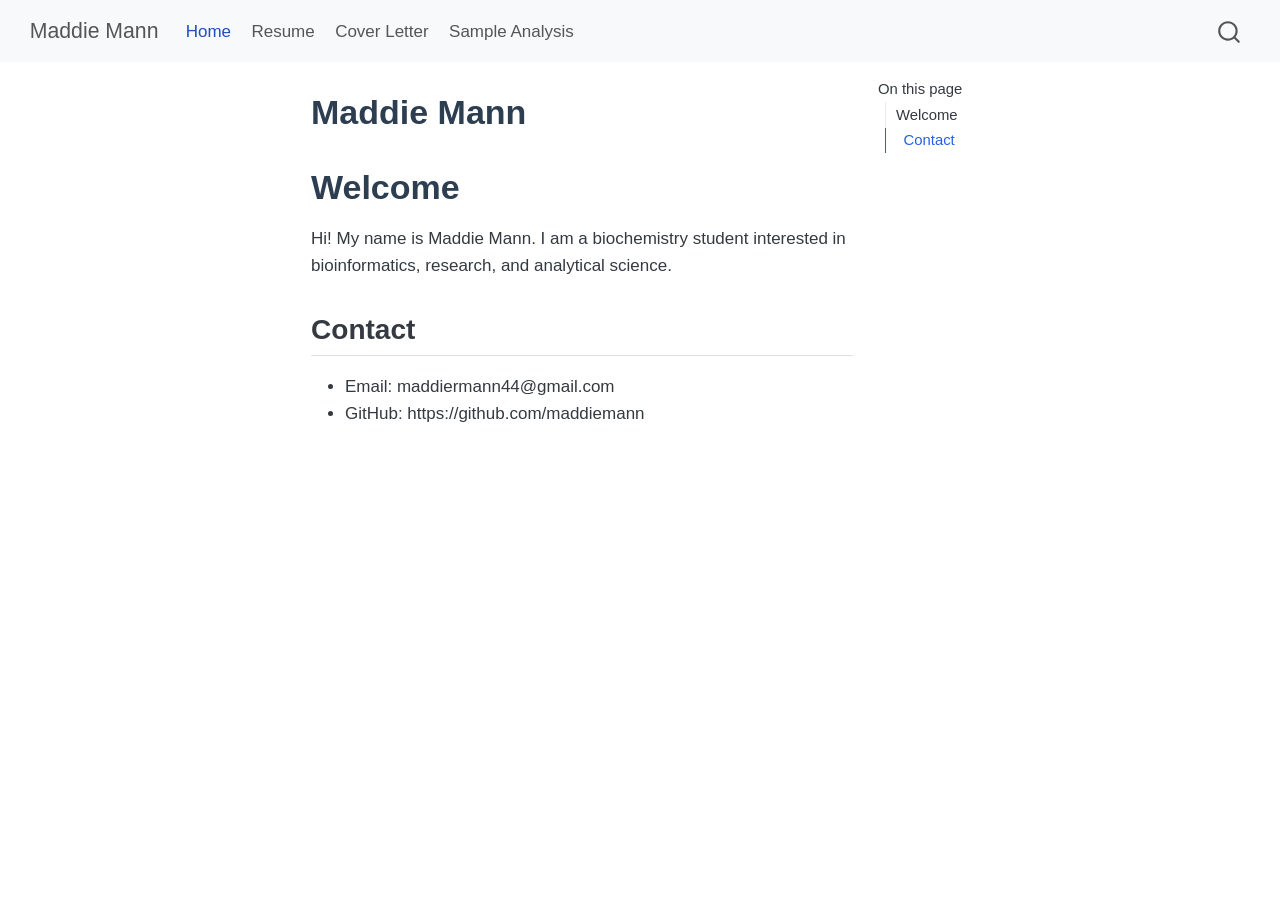
<file: index.html>
<!DOCTYPE html>
<html xmlns="http://www.w3.org/1999/xhtml" lang="en" xml:lang="en"><head>

<meta charset="utf-8">
<meta name="generator" content="quarto-1.9.37">

<meta name="viewport" content="width=device-width, initial-scale=1.0, user-scalable=yes">


<title>Maddie Mann</title>
<style>
/* Default styles provided by pandoc.
** See https://pandoc.org/MANUAL.html#variables-for-html for config info.
*/
code{white-space: pre-wrap;}
span.smallcaps{font-variant: small-caps;}
div.columns{display: flex; gap: min(4vw, 1.5em);}
div.column{flex: auto; overflow-x: auto;}
div.hanging-indent{margin-left: 1.5em; text-indent: -1.5em;}
ul.task-list{list-style: none;}
ul.task-list li input[type="checkbox"] {
  width: 0.8em;
  margin: 0 0.8em 0.2em -1em; /* quarto-specific, see https://github.com/quarto-dev/quarto-cli/issues/4556 */ 
  vertical-align: middle;
}
</style>


<script src="site_libs/quarto-nav/quarto-nav.js"></script>
<script src="site_libs/quarto-nav/headroom.min.js"></script>
<script src="site_libs/clipboard/clipboard.min.js"></script>
<script src="site_libs/quarto-search/autocomplete.umd.js"></script>
<script src="site_libs/quarto-search/fuse.min.js"></script>
<script src="site_libs/quarto-search/quarto-search.js"></script>
<meta name="quarto:offset" content="./">
<script src="site_libs/quarto-html/quarto.js" type="module"></script>
<script src="site_libs/quarto-html/tabsets/tabsets.js" type="module"></script>
<script src="site_libs/quarto-html/popper.min.js"></script>
<script src="site_libs/quarto-html/tippy.umd.min.js"></script>
<script src="site_libs/quarto-html/anchor.min.js"></script>
<link href="site_libs/quarto-html/tippy.css" rel="stylesheet">
<link href="site_libs/quarto-html/quarto-syntax-highlighting-7f8f88aac4f3542376d5c11b86a4c14d.css" rel="stylesheet" id="quarto-text-highlighting-styles">
<script src="site_libs/bootstrap/bootstrap.min.js"></script>
<link href="site_libs/bootstrap/bootstrap-icons.css" rel="stylesheet">
<link href="site_libs/bootstrap/bootstrap-158031087360bce0ff56dc785ce39e06.min.css" rel="stylesheet" append-hash="true" id="quarto-bootstrap" data-mode="light">
<script id="quarto-search-options" type="application/json">{
  "location": "navbar",
  "copy-button": false,
  "collapse-after": 3,
  "panel-placement": "end",
  "type": "overlay",
  "limit": 50,
  "keyboard-shortcut": [
    "f",
    "/",
    "s"
  ],
  "show-item-context": false,
  "language": {
    "search-no-results-text": "No results",
    "search-matching-documents-text": "matching documents",
    "search-copy-link-title": "Copy link to search",
    "search-hide-matches-text": "Hide additional matches",
    "search-more-match-text": "more match in this document",
    "search-more-matches-text": "more matches in this document",
    "search-clear-button-title": "Clear",
    "search-text-placeholder": "",
    "search-detached-cancel-button-title": "Cancel",
    "search-submit-button-title": "Submit",
    "search-label": "Search"
  }
}</script>


<link rel="stylesheet" href="styles.css">
</head>

<body class="nav-fixed quarto-light">

<div id="quarto-search-results"></div>
  <header id="quarto-header" class="headroom fixed-top">
    <nav class="navbar navbar-expand-lg " data-bs-theme="dark">
      <div class="navbar-container container-fluid">
      <div class="navbar-brand-container mx-auto">
    <a class="navbar-brand" href="./index.html">
    <span class="navbar-title">Maddie Mann</span>
    </a>
  </div>
            <div id="quarto-search" class="" title="Search"></div>
          <button class="navbar-toggler" type="button" data-bs-toggle="collapse" data-bs-target="#navbarCollapse" aria-controls="navbarCollapse" role="menu" aria-expanded="false" aria-label="Toggle navigation" onclick="if (window.quartoToggleHeadroom) { window.quartoToggleHeadroom(); }">
  <span class="navbar-toggler-icon"></span>
</button>
          <div class="collapse navbar-collapse" id="navbarCollapse">
            <ul class="navbar-nav navbar-nav-scroll me-auto">
  <li class="nav-item">
    <a class="nav-link active" href="./index.html" aria-current="page"> 
<span class="menu-text">Home</span></a>
  </li>  
  <li class="nav-item">
    <a class="nav-link" href="./resume.html"> 
<span class="menu-text">Resume</span></a>
  </li>  
  <li class="nav-item">
    <a class="nav-link" href="./cover-letter.html"> 
<span class="menu-text">Cover Letter</span></a>
  </li>  
  <li class="nav-item">
    <a class="nav-link" href="./analysis2.html"> 
<span class="menu-text">Sample Analysis</span></a>
  </li>  
</ul>
          </div> <!-- /navcollapse -->
            <div class="quarto-navbar-tools">
</div>
      </div> <!-- /container-fluid -->
    </nav>
</header>
<!-- content -->
<div id="quarto-content" class="quarto-container page-columns page-rows-contents page-layout-article page-navbar">
<!-- sidebar -->
<!-- margin-sidebar -->
    <div id="quarto-margin-sidebar" class="sidebar margin-sidebar">
        <nav id="TOC" role="doc-toc" class="toc-active">
    <h2 id="toc-title">On this page</h2>
   
  <ul>
  <li><a href="#welcome" id="toc-welcome" class="nav-link active" data-scroll-target="#welcome">Welcome</a>
  <ul class="collapse">
  <li><a href="#contact" id="toc-contact" class="nav-link" data-scroll-target="#contact">Contact</a></li>
  </ul></li>
  </ul>
</nav>
    </div>
<!-- main -->
<main class="content" id="quarto-document-content">

<header id="title-block-header" class="quarto-title-block default">
<div class="quarto-title">
<h1 class="title">Maddie Mann</h1>
</div>



<div class="quarto-title-meta">

    
  
    
  </div>
  


</header>


<section id="welcome" class="level1">
<h1>Welcome</h1>
<p>Hi! My name is Maddie Mann. I am a biochemistry student interested in bioinformatics, research, and analytical science.</p>
<section id="contact" class="level2">
<h2 class="anchored" data-anchor-id="contact">Contact</h2>
<ul>
<li>Email: maddiermann44@gmail.com</li>
<li>GitHub: https://github.com/maddiemann</li>
</ul>


</section>
</section>

</main> <!-- /main -->
<script id="quarto-html-after-body" type="application/javascript">
  window.document.addEventListener("DOMContentLoaded", function (event) {
    const icon = "";
    const anchorJS = new window.AnchorJS();
    anchorJS.options = {
      placement: 'right',
      icon: icon
    };
    anchorJS.add('.anchored');
    const isCodeAnnotation = (el) => {
      for (const clz of el.classList) {
        if (clz.startsWith('code-annotation-')) {                     
          return true;
        }
      }
      return false;
    }
    const onCopySuccess = function(e) {
      // button target
      const button = e.trigger;
      // don't keep focus
      button.blur();
      // flash "checked"
      button.classList.add('code-copy-button-checked');
      var currentTitle = button.getAttribute("title");
      button.setAttribute("title", "Copied!");
      let tooltip;
      if (window.bootstrap) {
        button.setAttribute("data-bs-toggle", "tooltip");
        button.setAttribute("data-bs-placement", "left");
        button.setAttribute("data-bs-title", "Copied!");
        tooltip = new bootstrap.Tooltip(button, 
          { trigger: "manual", 
            customClass: "code-copy-button-tooltip",
            offset: [0, -8]});
        tooltip.show();    
      }
      setTimeout(function() {
        if (tooltip) {
          tooltip.hide();
          button.removeAttribute("data-bs-title");
          button.removeAttribute("data-bs-toggle");
          button.removeAttribute("data-bs-placement");
        }
        button.setAttribute("title", currentTitle);
        button.classList.remove('code-copy-button-checked');
      }, 1000);
      // clear code selection
      e.clearSelection();
    }
    const getTextToCopy = function(trigger) {
      const outerScaffold = trigger.parentElement.cloneNode(true);
      const codeEl = outerScaffold.querySelector('code');
      for (const childEl of codeEl.children) {
        if (isCodeAnnotation(childEl)) {
          childEl.remove();
        }
      }
      return codeEl.innerText;
    }
    const clipboard = new window.ClipboardJS('.code-copy-button:not([data-in-quarto-modal])', {
      text: getTextToCopy
    });
    clipboard.on('success', onCopySuccess);
    if (window.document.getElementById('quarto-embedded-source-code-modal')) {
      const clipboardModal = new window.ClipboardJS('.code-copy-button[data-in-quarto-modal]', {
        text: getTextToCopy,
        container: window.document.getElementById('quarto-embedded-source-code-modal')
      });
      clipboardModal.on('success', onCopySuccess);
    }
      var localhostRegex = new RegExp(/^(?:http|https):\/\/localhost\:?[0-9]*\//);
      var mailtoRegex = new RegExp(/^mailto:/);
        var filterRegex = new RegExp("https:\/\/maddiemann\.github\.io\/maddie-website\/");
      var isInternal = (href) => {
          return filterRegex.test(href) || localhostRegex.test(href) || mailtoRegex.test(href);
      }
      // Inspect non-navigation links and adorn them if external
     var links = window.document.querySelectorAll('a[href]:not(.nav-link):not(.navbar-brand):not(.toc-action):not(.sidebar-link):not(.sidebar-item-toggle):not(.pagination-link):not(.no-external):not([aria-hidden]):not(.dropdown-item):not(.quarto-navigation-tool):not(.about-link)');
      for (var i=0; i<links.length; i++) {
        const link = links[i];
        if (!isInternal(link.href)) {
          // undo the damage that might have been done by quarto-nav.js in the case of
          // links that we want to consider external
          if (link.dataset.originalHref !== undefined) {
            link.href = link.dataset.originalHref;
          }
        }
      }
    function tippyHover(el, contentFn, onTriggerFn, onUntriggerFn) {
      const config = {
        allowHTML: true,
        maxWidth: 500,
        delay: 100,
        arrow: false,
        appendTo: function(el) {
            return el.parentElement;
        },
        interactive: true,
        interactiveBorder: 10,
        theme: 'quarto',
        placement: 'bottom-start',
      };
      if (contentFn) {
        config.content = contentFn;
      }
      if (onTriggerFn) {
        config.onTrigger = onTriggerFn;
      }
      if (onUntriggerFn) {
        config.onUntrigger = onUntriggerFn;
      }
      window.tippy(el, config); 
    }
    const noterefs = window.document.querySelectorAll('a[role="doc-noteref"]');
    for (var i=0; i<noterefs.length; i++) {
      const ref = noterefs[i];
      tippyHover(ref, function() {
        // use id or data attribute instead here
        let href = ref.getAttribute('data-footnote-href') || ref.getAttribute('href');
        try { href = new URL(href).hash; } catch {}
        const id = href.replace(/^#\/?/, "");
        const note = window.document.getElementById(id);
        if (note) {
          return note.innerHTML;
        } else {
          return "";
        }
      });
    }
    const xrefs = window.document.querySelectorAll('a.quarto-xref');
    const processXRef = (id, note) => {
      // Strip column container classes
      const stripColumnClz = (el) => {
        el.classList.remove("page-full", "page-columns");
        if (el.children) {
          for (const child of el.children) {
            stripColumnClz(child);
          }
        }
      }
      stripColumnClz(note)
      if (id === null || id.startsWith('sec-')) {
        // Special case sections, only their first couple elements
        const container = document.createElement("div");
        if (note.children && note.children.length > 2) {
          container.appendChild(note.children[0].cloneNode(true));
          for (let i = 1; i < note.children.length; i++) {
            const child = note.children[i];
            if (child.tagName === "P" && child.innerText === "") {
              continue;
            } else {
              container.appendChild(child.cloneNode(true));
              break;
            }
          }
          if (window.Quarto?.typesetMath) {
            window.Quarto.typesetMath(container);
          }
          return container.innerHTML
        } else {
          if (window.Quarto?.typesetMath) {
            window.Quarto.typesetMath(note);
          }
          return note.innerHTML;
        }
      } else {
        // Remove any anchor links if they are present
        const anchorLink = note.querySelector('a.anchorjs-link');
        if (anchorLink) {
          anchorLink.remove();
        }
        if (window.Quarto?.typesetMath) {
          window.Quarto.typesetMath(note);
        }
        if (note.classList.contains("callout")) {
          return note.outerHTML;
        } else {
          return note.innerHTML;
        }
      }
    }
    for (var i=0; i<xrefs.length; i++) {
      const xref = xrefs[i];
      tippyHover(xref, undefined, function(instance) {
        instance.disable();
        let url = xref.getAttribute('href');
        let hash = undefined; 
        if (url.startsWith('#')) {
          hash = url;
        } else {
          try { hash = new URL(url).hash; } catch {}
        }
        if (hash) {
          const id = hash.replace(/^#\/?/, "");
          const note = window.document.getElementById(id);
          if (note !== null) {
            try {
              const html = processXRef(id, note.cloneNode(true));
              instance.setContent(html);
            } finally {
              instance.enable();
              instance.show();
            }
          } else {
            // See if we can fetch this
            fetch(url.split('#')[0])
            .then(res => res.text())
            .then(html => {
              const parser = new DOMParser();
              const htmlDoc = parser.parseFromString(html, "text/html");
              const note = htmlDoc.getElementById(id);
              if (note !== null) {
                const html = processXRef(id, note);
                instance.setContent(html);
              } 
            }).finally(() => {
              instance.enable();
              instance.show();
            });
          }
        } else {
          // See if we can fetch a full url (with no hash to target)
          // This is a special case and we should probably do some content thinning / targeting
          fetch(url)
          .then(res => res.text())
          .then(html => {
            const parser = new DOMParser();
            const htmlDoc = parser.parseFromString(html, "text/html");
            const note = htmlDoc.querySelector('main.content');
            if (note !== null) {
              // This should only happen for chapter cross references
              // (since there is no id in the URL)
              // remove the first header
              if (note.children.length > 0 && note.children[0].tagName === "HEADER") {
                note.children[0].remove();
              }
              const html = processXRef(null, note);
              instance.setContent(html);
            } 
          }).finally(() => {
            instance.enable();
            instance.show();
          });
        }
      }, function(instance) {
      });
    }
        let selectedAnnoteEl;
        const selectorForAnnotation = ( cell, annotation) => {
          let cellAttr = 'data-code-cell="' + cell + '"';
          let lineAttr = 'data-code-annotation="' +  annotation + '"';
          const selector = 'span[' + cellAttr + '][' + lineAttr + ']';
          return selector;
        }
        const selectCodeLines = (annoteEl) => {
          const doc = window.document;
          const targetCell = annoteEl.getAttribute("data-target-cell");
          const targetAnnotation = annoteEl.getAttribute("data-target-annotation");
          const annoteSpan = window.document.querySelector(selectorForAnnotation(targetCell, targetAnnotation));
          const lines = annoteSpan.getAttribute("data-code-lines").split(",");
          const lineIds = lines.map((line) => {
            return targetCell + "-" + line;
          })
          let top = null;
          let height = null;
          let parent = null;
          if (lineIds.length > 0) {
              //compute the position of the single el (top and bottom and make a div)
              const el = window.document.getElementById(lineIds[0]);
              top = el.offsetTop;
              height = el.offsetHeight;
              parent = el.parentElement.parentElement;
            if (lineIds.length > 1) {
              const lastEl = window.document.getElementById(lineIds[lineIds.length - 1]);
              const bottom = lastEl.offsetTop + lastEl.offsetHeight;
              height = bottom - top;
            }
            if (top !== null && height !== null && parent !== null) {
              // cook up a div (if necessary) and position it 
              let div = window.document.getElementById("code-annotation-line-highlight");
              if (div === null) {
                div = window.document.createElement("div");
                div.setAttribute("id", "code-annotation-line-highlight");
                div.style.position = 'absolute';
                parent.appendChild(div);
              }
              div.style.top = top - 2 + "px";
              div.style.height = height + 4 + "px";
              div.style.left = 0;
              let gutterDiv = window.document.getElementById("code-annotation-line-highlight-gutter");
              if (gutterDiv === null) {
                gutterDiv = window.document.createElement("div");
                gutterDiv.setAttribute("id", "code-annotation-line-highlight-gutter");
                gutterDiv.style.position = 'absolute';
                const codeCell = window.document.getElementById(targetCell);
                const gutter = codeCell.querySelector('.code-annotation-gutter');
                gutter.appendChild(gutterDiv);
              }
              gutterDiv.style.top = top - 2 + "px";
              gutterDiv.style.height = height + 4 + "px";
            }
            selectedAnnoteEl = annoteEl;
          }
        };
        const unselectCodeLines = () => {
          const elementsIds = ["code-annotation-line-highlight", "code-annotation-line-highlight-gutter"];
          elementsIds.forEach((elId) => {
            const div = window.document.getElementById(elId);
            if (div) {
              div.remove();
            }
          });
          selectedAnnoteEl = undefined;
        };
          // Handle positioning of the toggle
      window.addEventListener(
        "resize",
        throttle(() => {
          elRect = undefined;
          if (selectedAnnoteEl) {
            selectCodeLines(selectedAnnoteEl);
          }
        }, 10)
      );
      function throttle(fn, ms) {
      let throttle = false;
      let timer;
        return (...args) => {
          if(!throttle) { // first call gets through
              fn.apply(this, args);
              throttle = true;
          } else { // all the others get throttled
              if(timer) clearTimeout(timer); // cancel #2
              timer = setTimeout(() => {
                fn.apply(this, args);
                timer = throttle = false;
              }, ms);
          }
        };
      }
        // Attach click handler to the DT
        const annoteDls = window.document.querySelectorAll('dt[data-target-cell]');
        for (const annoteDlNode of annoteDls) {
          annoteDlNode.addEventListener('click', (event) => {
            const clickedEl = event.target;
            if (clickedEl !== selectedAnnoteEl) {
              unselectCodeLines();
              const activeEl = window.document.querySelector('dt[data-target-cell].code-annotation-active');
              if (activeEl) {
                activeEl.classList.remove('code-annotation-active');
              }
              selectCodeLines(clickedEl);
              clickedEl.classList.add('code-annotation-active');
            } else {
              // Unselect the line
              unselectCodeLines();
              clickedEl.classList.remove('code-annotation-active');
            }
          });
        }
    const findCites = (el) => {
      const parentEl = el.parentElement;
      if (parentEl) {
        const cites = parentEl.dataset.cites;
        if (cites) {
          return {
            el,
            cites: cites.split(' ')
          };
        } else {
          return findCites(el.parentElement)
        }
      } else {
        return undefined;
      }
    };
    var bibliorefs = window.document.querySelectorAll('a[role="doc-biblioref"]');
    for (var i=0; i<bibliorefs.length; i++) {
      const ref = bibliorefs[i];
      const citeInfo = findCites(ref);
      if (citeInfo) {
        tippyHover(citeInfo.el, function() {
          var popup = window.document.createElement('div');
          citeInfo.cites.forEach(function(cite) {
            var citeDiv = window.document.createElement('div');
            citeDiv.classList.add('hanging-indent');
            citeDiv.classList.add('csl-entry');
            var biblioDiv = window.document.getElementById('ref-' + cite);
            if (biblioDiv) {
              citeDiv.innerHTML = biblioDiv.innerHTML;
            }
            popup.appendChild(citeDiv);
          });
          return popup.innerHTML;
        });
      }
    }
  });
  </script>
</div> <!-- /content -->




</body></html>
</file>
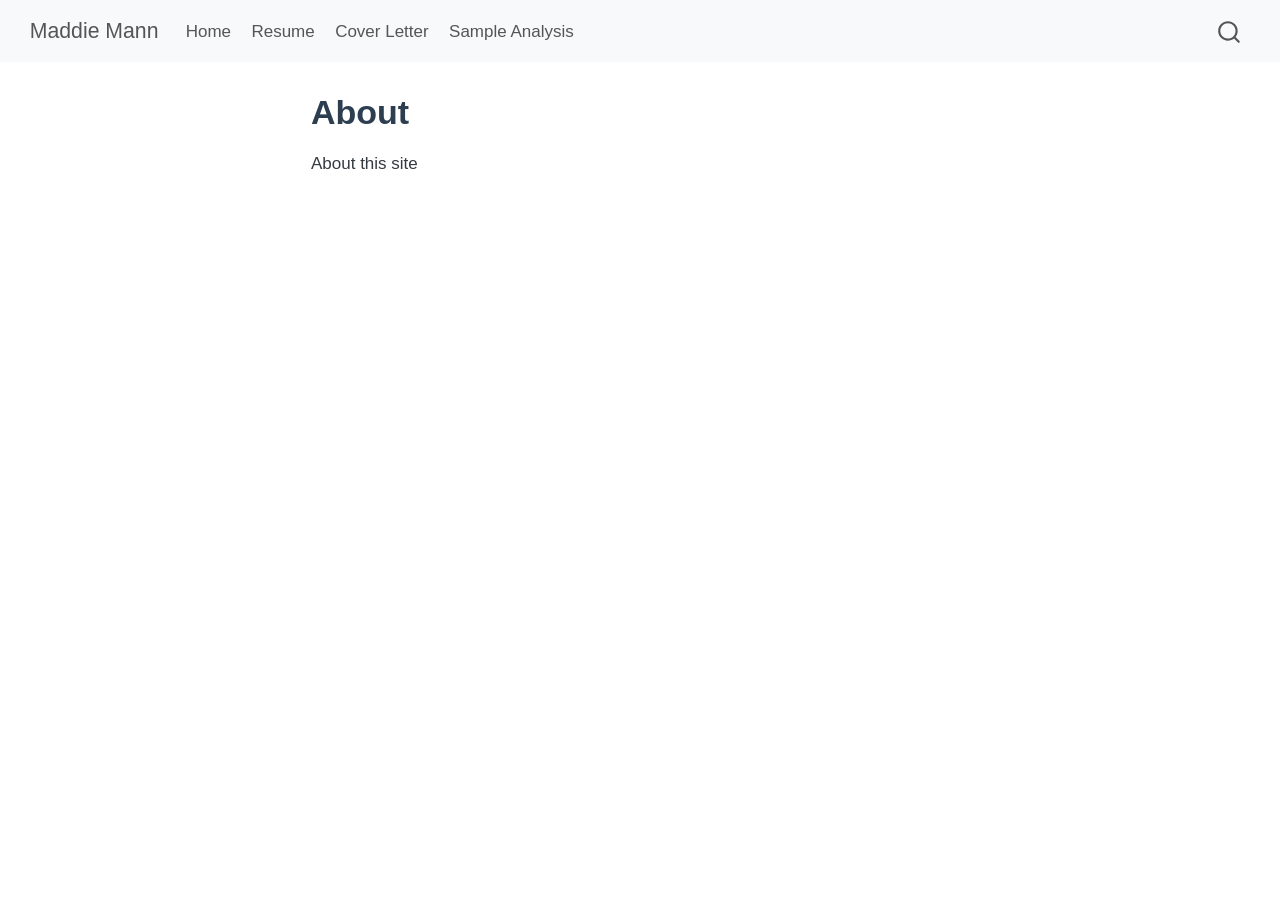
<file: about.html>
<!DOCTYPE html>
<html xmlns="http://www.w3.org/1999/xhtml" lang="en" xml:lang="en"><head>

<meta charset="utf-8">
<meta name="generator" content="quarto-1.9.37">

<meta name="viewport" content="width=device-width, initial-scale=1.0, user-scalable=yes">


<title>About – Maddie Mann</title>
<style>
/* Default styles provided by pandoc.
** See https://pandoc.org/MANUAL.html#variables-for-html for config info.
*/
code{white-space: pre-wrap;}
span.smallcaps{font-variant: small-caps;}
div.columns{display: flex; gap: min(4vw, 1.5em);}
div.column{flex: auto; overflow-x: auto;}
div.hanging-indent{margin-left: 1.5em; text-indent: -1.5em;}
ul.task-list{list-style: none;}
ul.task-list li input[type="checkbox"] {
  width: 0.8em;
  margin: 0 0.8em 0.2em -1em; /* quarto-specific, see https://github.com/quarto-dev/quarto-cli/issues/4556 */ 
  vertical-align: middle;
}
</style>


<script src="site_libs/quarto-nav/quarto-nav.js"></script>
<script src="site_libs/quarto-nav/headroom.min.js"></script>
<script src="site_libs/clipboard/clipboard.min.js"></script>
<script src="site_libs/quarto-search/autocomplete.umd.js"></script>
<script src="site_libs/quarto-search/fuse.min.js"></script>
<script src="site_libs/quarto-search/quarto-search.js"></script>
<meta name="quarto:offset" content="./">
<script src="site_libs/quarto-html/quarto.js" type="module"></script>
<script src="site_libs/quarto-html/tabsets/tabsets.js" type="module"></script>
<script src="site_libs/quarto-html/popper.min.js"></script>
<script src="site_libs/quarto-html/tippy.umd.min.js"></script>
<script src="site_libs/quarto-html/anchor.min.js"></script>
<link href="site_libs/quarto-html/tippy.css" rel="stylesheet">
<link href="site_libs/quarto-html/quarto-syntax-highlighting-7f8f88aac4f3542376d5c11b86a4c14d.css" rel="stylesheet" id="quarto-text-highlighting-styles">
<script src="site_libs/bootstrap/bootstrap.min.js"></script>
<link href="site_libs/bootstrap/bootstrap-icons.css" rel="stylesheet">
<link href="site_libs/bootstrap/bootstrap-158031087360bce0ff56dc785ce39e06.min.css" rel="stylesheet" append-hash="true" id="quarto-bootstrap" data-mode="light">
<script id="quarto-search-options" type="application/json">{
  "location": "navbar",
  "copy-button": false,
  "collapse-after": 3,
  "panel-placement": "end",
  "type": "overlay",
  "limit": 50,
  "keyboard-shortcut": [
    "f",
    "/",
    "s"
  ],
  "show-item-context": false,
  "language": {
    "search-no-results-text": "No results",
    "search-matching-documents-text": "matching documents",
    "search-copy-link-title": "Copy link to search",
    "search-hide-matches-text": "Hide additional matches",
    "search-more-match-text": "more match in this document",
    "search-more-matches-text": "more matches in this document",
    "search-clear-button-title": "Clear",
    "search-text-placeholder": "",
    "search-detached-cancel-button-title": "Cancel",
    "search-submit-button-title": "Submit",
    "search-label": "Search"
  }
}</script>


<link rel="stylesheet" href="styles.css">
</head>

<body class="nav-fixed quarto-light">

<div id="quarto-search-results"></div>
  <header id="quarto-header" class="headroom fixed-top">
    <nav class="navbar navbar-expand-lg " data-bs-theme="dark">
      <div class="navbar-container container-fluid">
      <div class="navbar-brand-container mx-auto">
    <a class="navbar-brand" href="./index.html">
    <span class="navbar-title">Maddie Mann</span>
    </a>
  </div>
            <div id="quarto-search" class="" title="Search"></div>
          <button class="navbar-toggler" type="button" data-bs-toggle="collapse" data-bs-target="#navbarCollapse" aria-controls="navbarCollapse" role="menu" aria-expanded="false" aria-label="Toggle navigation" onclick="if (window.quartoToggleHeadroom) { window.quartoToggleHeadroom(); }">
  <span class="navbar-toggler-icon"></span>
</button>
          <div class="collapse navbar-collapse" id="navbarCollapse">
            <ul class="navbar-nav navbar-nav-scroll me-auto">
  <li class="nav-item">
    <a class="nav-link" href="./index.html"> 
<span class="menu-text">Home</span></a>
  </li>  
  <li class="nav-item">
    <a class="nav-link" href="./resume.html"> 
<span class="menu-text">Resume</span></a>
  </li>  
  <li class="nav-item">
    <a class="nav-link" href="./cover-letter.html"> 
<span class="menu-text">Cover Letter</span></a>
  </li>  
  <li class="nav-item">
    <a class="nav-link" href="./analysis2.html"> 
<span class="menu-text">Sample Analysis</span></a>
  </li>  
</ul>
          </div> <!-- /navcollapse -->
            <div class="quarto-navbar-tools">
</div>
      </div> <!-- /container-fluid -->
    </nav>
</header>
<!-- content -->
<div id="quarto-content" class="quarto-container page-columns page-rows-contents page-layout-article page-navbar">
<!-- sidebar -->
<!-- margin-sidebar -->
    <div id="quarto-margin-sidebar" class="sidebar margin-sidebar zindex-bottom">
        
    </div>
<!-- main -->
<main class="content" id="quarto-document-content">

<header id="title-block-header" class="quarto-title-block default">
<div class="quarto-title">
<h1 class="title">About</h1>
</div>



<div class="quarto-title-meta">

    
  
    
  </div>
  


</header>


<p>About this site</p>



</main> <!-- /main -->
<script id="quarto-html-after-body" type="application/javascript">
  window.document.addEventListener("DOMContentLoaded", function (event) {
    const icon = "";
    const anchorJS = new window.AnchorJS();
    anchorJS.options = {
      placement: 'right',
      icon: icon
    };
    anchorJS.add('.anchored');
    const isCodeAnnotation = (el) => {
      for (const clz of el.classList) {
        if (clz.startsWith('code-annotation-')) {                     
          return true;
        }
      }
      return false;
    }
    const onCopySuccess = function(e) {
      // button target
      const button = e.trigger;
      // don't keep focus
      button.blur();
      // flash "checked"
      button.classList.add('code-copy-button-checked');
      var currentTitle = button.getAttribute("title");
      button.setAttribute("title", "Copied!");
      let tooltip;
      if (window.bootstrap) {
        button.setAttribute("data-bs-toggle", "tooltip");
        button.setAttribute("data-bs-placement", "left");
        button.setAttribute("data-bs-title", "Copied!");
        tooltip = new bootstrap.Tooltip(button, 
          { trigger: "manual", 
            customClass: "code-copy-button-tooltip",
            offset: [0, -8]});
        tooltip.show();    
      }
      setTimeout(function() {
        if (tooltip) {
          tooltip.hide();
          button.removeAttribute("data-bs-title");
          button.removeAttribute("data-bs-toggle");
          button.removeAttribute("data-bs-placement");
        }
        button.setAttribute("title", currentTitle);
        button.classList.remove('code-copy-button-checked');
      }, 1000);
      // clear code selection
      e.clearSelection();
    }
    const getTextToCopy = function(trigger) {
      const outerScaffold = trigger.parentElement.cloneNode(true);
      const codeEl = outerScaffold.querySelector('code');
      for (const childEl of codeEl.children) {
        if (isCodeAnnotation(childEl)) {
          childEl.remove();
        }
      }
      return codeEl.innerText;
    }
    const clipboard = new window.ClipboardJS('.code-copy-button:not([data-in-quarto-modal])', {
      text: getTextToCopy
    });
    clipboard.on('success', onCopySuccess);
    if (window.document.getElementById('quarto-embedded-source-code-modal')) {
      const clipboardModal = new window.ClipboardJS('.code-copy-button[data-in-quarto-modal]', {
        text: getTextToCopy,
        container: window.document.getElementById('quarto-embedded-source-code-modal')
      });
      clipboardModal.on('success', onCopySuccess);
    }
      var localhostRegex = new RegExp(/^(?:http|https):\/\/localhost\:?[0-9]*\//);
      var mailtoRegex = new RegExp(/^mailto:/);
        var filterRegex = new RegExp("https:\/\/maddiemann\.github\.io\/maddie-website\/");
      var isInternal = (href) => {
          return filterRegex.test(href) || localhostRegex.test(href) || mailtoRegex.test(href);
      }
      // Inspect non-navigation links and adorn them if external
     var links = window.document.querySelectorAll('a[href]:not(.nav-link):not(.navbar-brand):not(.toc-action):not(.sidebar-link):not(.sidebar-item-toggle):not(.pagination-link):not(.no-external):not([aria-hidden]):not(.dropdown-item):not(.quarto-navigation-tool):not(.about-link)');
      for (var i=0; i<links.length; i++) {
        const link = links[i];
        if (!isInternal(link.href)) {
          // undo the damage that might have been done by quarto-nav.js in the case of
          // links that we want to consider external
          if (link.dataset.originalHref !== undefined) {
            link.href = link.dataset.originalHref;
          }
        }
      }
    function tippyHover(el, contentFn, onTriggerFn, onUntriggerFn) {
      const config = {
        allowHTML: true,
        maxWidth: 500,
        delay: 100,
        arrow: false,
        appendTo: function(el) {
            return el.parentElement;
        },
        interactive: true,
        interactiveBorder: 10,
        theme: 'quarto',
        placement: 'bottom-start',
      };
      if (contentFn) {
        config.content = contentFn;
      }
      if (onTriggerFn) {
        config.onTrigger = onTriggerFn;
      }
      if (onUntriggerFn) {
        config.onUntrigger = onUntriggerFn;
      }
      window.tippy(el, config); 
    }
    const noterefs = window.document.querySelectorAll('a[role="doc-noteref"]');
    for (var i=0; i<noterefs.length; i++) {
      const ref = noterefs[i];
      tippyHover(ref, function() {
        // use id or data attribute instead here
        let href = ref.getAttribute('data-footnote-href') || ref.getAttribute('href');
        try { href = new URL(href).hash; } catch {}
        const id = href.replace(/^#\/?/, "");
        const note = window.document.getElementById(id);
        if (note) {
          return note.innerHTML;
        } else {
          return "";
        }
      });
    }
    const xrefs = window.document.querySelectorAll('a.quarto-xref');
    const processXRef = (id, note) => {
      // Strip column container classes
      const stripColumnClz = (el) => {
        el.classList.remove("page-full", "page-columns");
        if (el.children) {
          for (const child of el.children) {
            stripColumnClz(child);
          }
        }
      }
      stripColumnClz(note)
      if (id === null || id.startsWith('sec-')) {
        // Special case sections, only their first couple elements
        const container = document.createElement("div");
        if (note.children && note.children.length > 2) {
          container.appendChild(note.children[0].cloneNode(true));
          for (let i = 1; i < note.children.length; i++) {
            const child = note.children[i];
            if (child.tagName === "P" && child.innerText === "") {
              continue;
            } else {
              container.appendChild(child.cloneNode(true));
              break;
            }
          }
          if (window.Quarto?.typesetMath) {
            window.Quarto.typesetMath(container);
          }
          return container.innerHTML
        } else {
          if (window.Quarto?.typesetMath) {
            window.Quarto.typesetMath(note);
          }
          return note.innerHTML;
        }
      } else {
        // Remove any anchor links if they are present
        const anchorLink = note.querySelector('a.anchorjs-link');
        if (anchorLink) {
          anchorLink.remove();
        }
        if (window.Quarto?.typesetMath) {
          window.Quarto.typesetMath(note);
        }
        if (note.classList.contains("callout")) {
          return note.outerHTML;
        } else {
          return note.innerHTML;
        }
      }
    }
    for (var i=0; i<xrefs.length; i++) {
      const xref = xrefs[i];
      tippyHover(xref, undefined, function(instance) {
        instance.disable();
        let url = xref.getAttribute('href');
        let hash = undefined; 
        if (url.startsWith('#')) {
          hash = url;
        } else {
          try { hash = new URL(url).hash; } catch {}
        }
        if (hash) {
          const id = hash.replace(/^#\/?/, "");
          const note = window.document.getElementById(id);
          if (note !== null) {
            try {
              const html = processXRef(id, note.cloneNode(true));
              instance.setContent(html);
            } finally {
              instance.enable();
              instance.show();
            }
          } else {
            // See if we can fetch this
            fetch(url.split('#')[0])
            .then(res => res.text())
            .then(html => {
              const parser = new DOMParser();
              const htmlDoc = parser.parseFromString(html, "text/html");
              const note = htmlDoc.getElementById(id);
              if (note !== null) {
                const html = processXRef(id, note);
                instance.setContent(html);
              } 
            }).finally(() => {
              instance.enable();
              instance.show();
            });
          }
        } else {
          // See if we can fetch a full url (with no hash to target)
          // This is a special case and we should probably do some content thinning / targeting
          fetch(url)
          .then(res => res.text())
          .then(html => {
            const parser = new DOMParser();
            const htmlDoc = parser.parseFromString(html, "text/html");
            const note = htmlDoc.querySelector('main.content');
            if (note !== null) {
              // This should only happen for chapter cross references
              // (since there is no id in the URL)
              // remove the first header
              if (note.children.length > 0 && note.children[0].tagName === "HEADER") {
                note.children[0].remove();
              }
              const html = processXRef(null, note);
              instance.setContent(html);
            } 
          }).finally(() => {
            instance.enable();
            instance.show();
          });
        }
      }, function(instance) {
      });
    }
        let selectedAnnoteEl;
        const selectorForAnnotation = ( cell, annotation) => {
          let cellAttr = 'data-code-cell="' + cell + '"';
          let lineAttr = 'data-code-annotation="' +  annotation + '"';
          const selector = 'span[' + cellAttr + '][' + lineAttr + ']';
          return selector;
        }
        const selectCodeLines = (annoteEl) => {
          const doc = window.document;
          const targetCell = annoteEl.getAttribute("data-target-cell");
          const targetAnnotation = annoteEl.getAttribute("data-target-annotation");
          const annoteSpan = window.document.querySelector(selectorForAnnotation(targetCell, targetAnnotation));
          const lines = annoteSpan.getAttribute("data-code-lines").split(",");
          const lineIds = lines.map((line) => {
            return targetCell + "-" + line;
          })
          let top = null;
          let height = null;
          let parent = null;
          if (lineIds.length > 0) {
              //compute the position of the single el (top and bottom and make a div)
              const el = window.document.getElementById(lineIds[0]);
              top = el.offsetTop;
              height = el.offsetHeight;
              parent = el.parentElement.parentElement;
            if (lineIds.length > 1) {
              const lastEl = window.document.getElementById(lineIds[lineIds.length - 1]);
              const bottom = lastEl.offsetTop + lastEl.offsetHeight;
              height = bottom - top;
            }
            if (top !== null && height !== null && parent !== null) {
              // cook up a div (if necessary) and position it 
              let div = window.document.getElementById("code-annotation-line-highlight");
              if (div === null) {
                div = window.document.createElement("div");
                div.setAttribute("id", "code-annotation-line-highlight");
                div.style.position = 'absolute';
                parent.appendChild(div);
              }
              div.style.top = top - 2 + "px";
              div.style.height = height + 4 + "px";
              div.style.left = 0;
              let gutterDiv = window.document.getElementById("code-annotation-line-highlight-gutter");
              if (gutterDiv === null) {
                gutterDiv = window.document.createElement("div");
                gutterDiv.setAttribute("id", "code-annotation-line-highlight-gutter");
                gutterDiv.style.position = 'absolute';
                const codeCell = window.document.getElementById(targetCell);
                const gutter = codeCell.querySelector('.code-annotation-gutter');
                gutter.appendChild(gutterDiv);
              }
              gutterDiv.style.top = top - 2 + "px";
              gutterDiv.style.height = height + 4 + "px";
            }
            selectedAnnoteEl = annoteEl;
          }
        };
        const unselectCodeLines = () => {
          const elementsIds = ["code-annotation-line-highlight", "code-annotation-line-highlight-gutter"];
          elementsIds.forEach((elId) => {
            const div = window.document.getElementById(elId);
            if (div) {
              div.remove();
            }
          });
          selectedAnnoteEl = undefined;
        };
          // Handle positioning of the toggle
      window.addEventListener(
        "resize",
        throttle(() => {
          elRect = undefined;
          if (selectedAnnoteEl) {
            selectCodeLines(selectedAnnoteEl);
          }
        }, 10)
      );
      function throttle(fn, ms) {
      let throttle = false;
      let timer;
        return (...args) => {
          if(!throttle) { // first call gets through
              fn.apply(this, args);
              throttle = true;
          } else { // all the others get throttled
              if(timer) clearTimeout(timer); // cancel #2
              timer = setTimeout(() => {
                fn.apply(this, args);
                timer = throttle = false;
              }, ms);
          }
        };
      }
        // Attach click handler to the DT
        const annoteDls = window.document.querySelectorAll('dt[data-target-cell]');
        for (const annoteDlNode of annoteDls) {
          annoteDlNode.addEventListener('click', (event) => {
            const clickedEl = event.target;
            if (clickedEl !== selectedAnnoteEl) {
              unselectCodeLines();
              const activeEl = window.document.querySelector('dt[data-target-cell].code-annotation-active');
              if (activeEl) {
                activeEl.classList.remove('code-annotation-active');
              }
              selectCodeLines(clickedEl);
              clickedEl.classList.add('code-annotation-active');
            } else {
              // Unselect the line
              unselectCodeLines();
              clickedEl.classList.remove('code-annotation-active');
            }
          });
        }
    const findCites = (el) => {
      const parentEl = el.parentElement;
      if (parentEl) {
        const cites = parentEl.dataset.cites;
        if (cites) {
          return {
            el,
            cites: cites.split(' ')
          };
        } else {
          return findCites(el.parentElement)
        }
      } else {
        return undefined;
      }
    };
    var bibliorefs = window.document.querySelectorAll('a[role="doc-biblioref"]');
    for (var i=0; i<bibliorefs.length; i++) {
      const ref = bibliorefs[i];
      const citeInfo = findCites(ref);
      if (citeInfo) {
        tippyHover(citeInfo.el, function() {
          var popup = window.document.createElement('div');
          citeInfo.cites.forEach(function(cite) {
            var citeDiv = window.document.createElement('div');
            citeDiv.classList.add('hanging-indent');
            citeDiv.classList.add('csl-entry');
            var biblioDiv = window.document.getElementById('ref-' + cite);
            if (biblioDiv) {
              citeDiv.innerHTML = biblioDiv.innerHTML;
            }
            popup.appendChild(citeDiv);
          });
          return popup.innerHTML;
        });
      }
    }
  });
  </script>
</div> <!-- /content -->




</body></html>
</file>
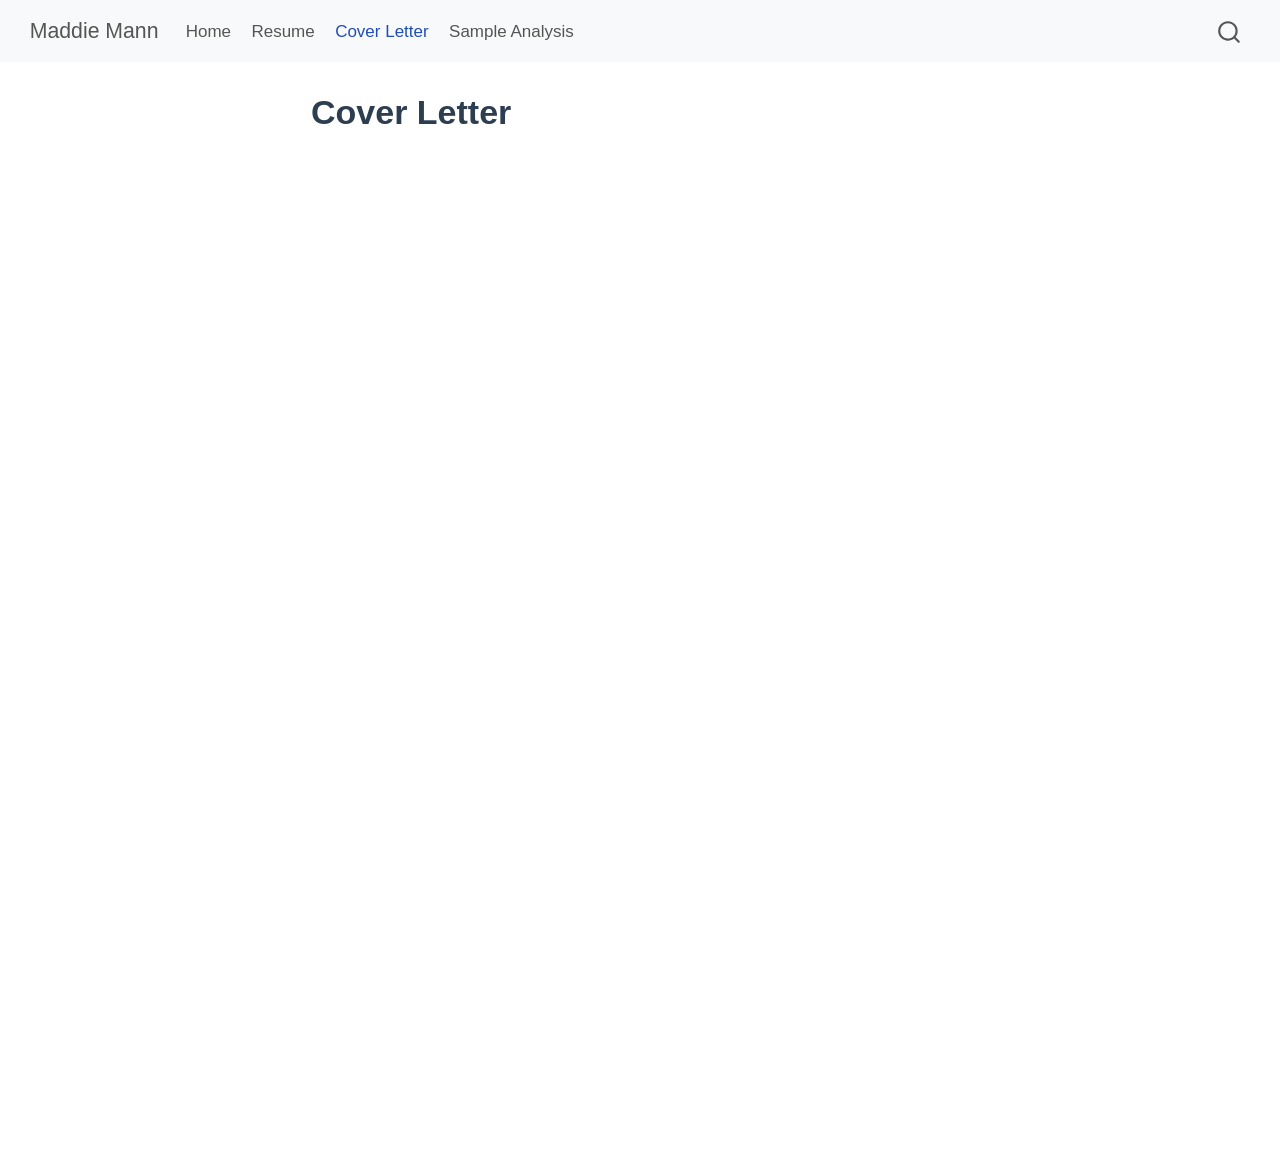
<file: cover-letter.html>
<!DOCTYPE html>
<html xmlns="http://www.w3.org/1999/xhtml" lang="en" xml:lang="en"><head>

<meta charset="utf-8">
<meta name="generator" content="quarto-1.9.37">

<meta name="viewport" content="width=device-width, initial-scale=1.0, user-scalable=yes">


<title>Cover Letter – Maddie Mann</title>
<style>
/* Default styles provided by pandoc.
** See https://pandoc.org/MANUAL.html#variables-for-html for config info.
*/
code{white-space: pre-wrap;}
span.smallcaps{font-variant: small-caps;}
div.columns{display: flex; gap: min(4vw, 1.5em);}
div.column{flex: auto; overflow-x: auto;}
div.hanging-indent{margin-left: 1.5em; text-indent: -1.5em;}
ul.task-list{list-style: none;}
ul.task-list li input[type="checkbox"] {
  width: 0.8em;
  margin: 0 0.8em 0.2em -1em; /* quarto-specific, see https://github.com/quarto-dev/quarto-cli/issues/4556 */ 
  vertical-align: middle;
}
</style>


<script src="site_libs/quarto-nav/quarto-nav.js"></script>
<script src="site_libs/quarto-nav/headroom.min.js"></script>
<script src="site_libs/clipboard/clipboard.min.js"></script>
<script src="site_libs/quarto-search/autocomplete.umd.js"></script>
<script src="site_libs/quarto-search/fuse.min.js"></script>
<script src="site_libs/quarto-search/quarto-search.js"></script>
<meta name="quarto:offset" content="./">
<script src="site_libs/quarto-html/quarto.js" type="module"></script>
<script src="site_libs/quarto-html/tabsets/tabsets.js" type="module"></script>
<script src="site_libs/quarto-html/popper.min.js"></script>
<script src="site_libs/quarto-html/tippy.umd.min.js"></script>
<script src="site_libs/quarto-html/anchor.min.js"></script>
<link href="site_libs/quarto-html/tippy.css" rel="stylesheet">
<link href="site_libs/quarto-html/quarto-syntax-highlighting-7f8f88aac4f3542376d5c11b86a4c14d.css" rel="stylesheet" id="quarto-text-highlighting-styles">
<script src="site_libs/bootstrap/bootstrap.min.js"></script>
<link href="site_libs/bootstrap/bootstrap-icons.css" rel="stylesheet">
<link href="site_libs/bootstrap/bootstrap-158031087360bce0ff56dc785ce39e06.min.css" rel="stylesheet" append-hash="true" id="quarto-bootstrap" data-mode="light">
<script id="quarto-search-options" type="application/json">{
  "location": "navbar",
  "copy-button": false,
  "collapse-after": 3,
  "panel-placement": "end",
  "type": "overlay",
  "limit": 50,
  "keyboard-shortcut": [
    "f",
    "/",
    "s"
  ],
  "show-item-context": false,
  "language": {
    "search-no-results-text": "No results",
    "search-matching-documents-text": "matching documents",
    "search-copy-link-title": "Copy link to search",
    "search-hide-matches-text": "Hide additional matches",
    "search-more-match-text": "more match in this document",
    "search-more-matches-text": "more matches in this document",
    "search-clear-button-title": "Clear",
    "search-text-placeholder": "",
    "search-detached-cancel-button-title": "Cancel",
    "search-submit-button-title": "Submit",
    "search-label": "Search"
  }
}</script>


<link rel="stylesheet" href="styles.css">
</head>

<body class="nav-fixed quarto-light">

<div id="quarto-search-results"></div>
  <header id="quarto-header" class="headroom fixed-top">
    <nav class="navbar navbar-expand-lg " data-bs-theme="dark">
      <div class="navbar-container container-fluid">
      <div class="navbar-brand-container mx-auto">
    <a class="navbar-brand" href="./index.html">
    <span class="navbar-title">Maddie Mann</span>
    </a>
  </div>
            <div id="quarto-search" class="" title="Search"></div>
          <button class="navbar-toggler" type="button" data-bs-toggle="collapse" data-bs-target="#navbarCollapse" aria-controls="navbarCollapse" role="menu" aria-expanded="false" aria-label="Toggle navigation" onclick="if (window.quartoToggleHeadroom) { window.quartoToggleHeadroom(); }">
  <span class="navbar-toggler-icon"></span>
</button>
          <div class="collapse navbar-collapse" id="navbarCollapse">
            <ul class="navbar-nav navbar-nav-scroll me-auto">
  <li class="nav-item">
    <a class="nav-link" href="./index.html"> 
<span class="menu-text">Home</span></a>
  </li>  
  <li class="nav-item">
    <a class="nav-link" href="./resume.html"> 
<span class="menu-text">Resume</span></a>
  </li>  
  <li class="nav-item">
    <a class="nav-link active" href="./cover-letter.html" aria-current="page"> 
<span class="menu-text">Cover Letter</span></a>
  </li>  
  <li class="nav-item">
    <a class="nav-link" href="./analysis2.html"> 
<span class="menu-text">Sample Analysis</span></a>
  </li>  
</ul>
          </div> <!-- /navcollapse -->
            <div class="quarto-navbar-tools">
</div>
      </div> <!-- /container-fluid -->
    </nav>
</header>
<!-- content -->
<div id="quarto-content" class="quarto-container page-columns page-rows-contents page-layout-article page-navbar">
<!-- sidebar -->
<!-- margin-sidebar -->
    <div id="quarto-margin-sidebar" class="sidebar margin-sidebar zindex-bottom">
        
    </div>
<!-- main -->
<main class="content" id="quarto-document-content">

<header id="title-block-header" class="quarto-title-block default">
<div class="quarto-title">
<h1 class="title">Cover Letter</h1>
</div>



<div class="quarto-title-meta">

    
  
    
  </div>
  


</header>


<iframe src="files/cover_letter.pdf" width="100%" height="900px">
</iframe>



</main> <!-- /main -->
<script id="quarto-html-after-body" type="application/javascript">
  window.document.addEventListener("DOMContentLoaded", function (event) {
    const icon = "";
    const anchorJS = new window.AnchorJS();
    anchorJS.options = {
      placement: 'right',
      icon: icon
    };
    anchorJS.add('.anchored');
    const isCodeAnnotation = (el) => {
      for (const clz of el.classList) {
        if (clz.startsWith('code-annotation-')) {                     
          return true;
        }
      }
      return false;
    }
    const onCopySuccess = function(e) {
      // button target
      const button = e.trigger;
      // don't keep focus
      button.blur();
      // flash "checked"
      button.classList.add('code-copy-button-checked');
      var currentTitle = button.getAttribute("title");
      button.setAttribute("title", "Copied!");
      let tooltip;
      if (window.bootstrap) {
        button.setAttribute("data-bs-toggle", "tooltip");
        button.setAttribute("data-bs-placement", "left");
        button.setAttribute("data-bs-title", "Copied!");
        tooltip = new bootstrap.Tooltip(button, 
          { trigger: "manual", 
            customClass: "code-copy-button-tooltip",
            offset: [0, -8]});
        tooltip.show();    
      }
      setTimeout(function() {
        if (tooltip) {
          tooltip.hide();
          button.removeAttribute("data-bs-title");
          button.removeAttribute("data-bs-toggle");
          button.removeAttribute("data-bs-placement");
        }
        button.setAttribute("title", currentTitle);
        button.classList.remove('code-copy-button-checked');
      }, 1000);
      // clear code selection
      e.clearSelection();
    }
    const getTextToCopy = function(trigger) {
      const outerScaffold = trigger.parentElement.cloneNode(true);
      const codeEl = outerScaffold.querySelector('code');
      for (const childEl of codeEl.children) {
        if (isCodeAnnotation(childEl)) {
          childEl.remove();
        }
      }
      return codeEl.innerText;
    }
    const clipboard = new window.ClipboardJS('.code-copy-button:not([data-in-quarto-modal])', {
      text: getTextToCopy
    });
    clipboard.on('success', onCopySuccess);
    if (window.document.getElementById('quarto-embedded-source-code-modal')) {
      const clipboardModal = new window.ClipboardJS('.code-copy-button[data-in-quarto-modal]', {
        text: getTextToCopy,
        container: window.document.getElementById('quarto-embedded-source-code-modal')
      });
      clipboardModal.on('success', onCopySuccess);
    }
      var localhostRegex = new RegExp(/^(?:http|https):\/\/localhost\:?[0-9]*\//);
      var mailtoRegex = new RegExp(/^mailto:/);
        var filterRegex = new RegExp("https:\/\/maddiemann\.github\.io\/maddie-website\/");
      var isInternal = (href) => {
          return filterRegex.test(href) || localhostRegex.test(href) || mailtoRegex.test(href);
      }
      // Inspect non-navigation links and adorn them if external
     var links = window.document.querySelectorAll('a[href]:not(.nav-link):not(.navbar-brand):not(.toc-action):not(.sidebar-link):not(.sidebar-item-toggle):not(.pagination-link):not(.no-external):not([aria-hidden]):not(.dropdown-item):not(.quarto-navigation-tool):not(.about-link)');
      for (var i=0; i<links.length; i++) {
        const link = links[i];
        if (!isInternal(link.href)) {
          // undo the damage that might have been done by quarto-nav.js in the case of
          // links that we want to consider external
          if (link.dataset.originalHref !== undefined) {
            link.href = link.dataset.originalHref;
          }
        }
      }
    function tippyHover(el, contentFn, onTriggerFn, onUntriggerFn) {
      const config = {
        allowHTML: true,
        maxWidth: 500,
        delay: 100,
        arrow: false,
        appendTo: function(el) {
            return el.parentElement;
        },
        interactive: true,
        interactiveBorder: 10,
        theme: 'quarto',
        placement: 'bottom-start',
      };
      if (contentFn) {
        config.content = contentFn;
      }
      if (onTriggerFn) {
        config.onTrigger = onTriggerFn;
      }
      if (onUntriggerFn) {
        config.onUntrigger = onUntriggerFn;
      }
      window.tippy(el, config); 
    }
    const noterefs = window.document.querySelectorAll('a[role="doc-noteref"]');
    for (var i=0; i<noterefs.length; i++) {
      const ref = noterefs[i];
      tippyHover(ref, function() {
        // use id or data attribute instead here
        let href = ref.getAttribute('data-footnote-href') || ref.getAttribute('href');
        try { href = new URL(href).hash; } catch {}
        const id = href.replace(/^#\/?/, "");
        const note = window.document.getElementById(id);
        if (note) {
          return note.innerHTML;
        } else {
          return "";
        }
      });
    }
    const xrefs = window.document.querySelectorAll('a.quarto-xref');
    const processXRef = (id, note) => {
      // Strip column container classes
      const stripColumnClz = (el) => {
        el.classList.remove("page-full", "page-columns");
        if (el.children) {
          for (const child of el.children) {
            stripColumnClz(child);
          }
        }
      }
      stripColumnClz(note)
      if (id === null || id.startsWith('sec-')) {
        // Special case sections, only their first couple elements
        const container = document.createElement("div");
        if (note.children && note.children.length > 2) {
          container.appendChild(note.children[0].cloneNode(true));
          for (let i = 1; i < note.children.length; i++) {
            const child = note.children[i];
            if (child.tagName === "P" && child.innerText === "") {
              continue;
            } else {
              container.appendChild(child.cloneNode(true));
              break;
            }
          }
          if (window.Quarto?.typesetMath) {
            window.Quarto.typesetMath(container);
          }
          return container.innerHTML
        } else {
          if (window.Quarto?.typesetMath) {
            window.Quarto.typesetMath(note);
          }
          return note.innerHTML;
        }
      } else {
        // Remove any anchor links if they are present
        const anchorLink = note.querySelector('a.anchorjs-link');
        if (anchorLink) {
          anchorLink.remove();
        }
        if (window.Quarto?.typesetMath) {
          window.Quarto.typesetMath(note);
        }
        if (note.classList.contains("callout")) {
          return note.outerHTML;
        } else {
          return note.innerHTML;
        }
      }
    }
    for (var i=0; i<xrefs.length; i++) {
      const xref = xrefs[i];
      tippyHover(xref, undefined, function(instance) {
        instance.disable();
        let url = xref.getAttribute('href');
        let hash = undefined; 
        if (url.startsWith('#')) {
          hash = url;
        } else {
          try { hash = new URL(url).hash; } catch {}
        }
        if (hash) {
          const id = hash.replace(/^#\/?/, "");
          const note = window.document.getElementById(id);
          if (note !== null) {
            try {
              const html = processXRef(id, note.cloneNode(true));
              instance.setContent(html);
            } finally {
              instance.enable();
              instance.show();
            }
          } else {
            // See if we can fetch this
            fetch(url.split('#')[0])
            .then(res => res.text())
            .then(html => {
              const parser = new DOMParser();
              const htmlDoc = parser.parseFromString(html, "text/html");
              const note = htmlDoc.getElementById(id);
              if (note !== null) {
                const html = processXRef(id, note);
                instance.setContent(html);
              } 
            }).finally(() => {
              instance.enable();
              instance.show();
            });
          }
        } else {
          // See if we can fetch a full url (with no hash to target)
          // This is a special case and we should probably do some content thinning / targeting
          fetch(url)
          .then(res => res.text())
          .then(html => {
            const parser = new DOMParser();
            const htmlDoc = parser.parseFromString(html, "text/html");
            const note = htmlDoc.querySelector('main.content');
            if (note !== null) {
              // This should only happen for chapter cross references
              // (since there is no id in the URL)
              // remove the first header
              if (note.children.length > 0 && note.children[0].tagName === "HEADER") {
                note.children[0].remove();
              }
              const html = processXRef(null, note);
              instance.setContent(html);
            } 
          }).finally(() => {
            instance.enable();
            instance.show();
          });
        }
      }, function(instance) {
      });
    }
        let selectedAnnoteEl;
        const selectorForAnnotation = ( cell, annotation) => {
          let cellAttr = 'data-code-cell="' + cell + '"';
          let lineAttr = 'data-code-annotation="' +  annotation + '"';
          const selector = 'span[' + cellAttr + '][' + lineAttr + ']';
          return selector;
        }
        const selectCodeLines = (annoteEl) => {
          const doc = window.document;
          const targetCell = annoteEl.getAttribute("data-target-cell");
          const targetAnnotation = annoteEl.getAttribute("data-target-annotation");
          const annoteSpan = window.document.querySelector(selectorForAnnotation(targetCell, targetAnnotation));
          const lines = annoteSpan.getAttribute("data-code-lines").split(",");
          const lineIds = lines.map((line) => {
            return targetCell + "-" + line;
          })
          let top = null;
          let height = null;
          let parent = null;
          if (lineIds.length > 0) {
              //compute the position of the single el (top and bottom and make a div)
              const el = window.document.getElementById(lineIds[0]);
              top = el.offsetTop;
              height = el.offsetHeight;
              parent = el.parentElement.parentElement;
            if (lineIds.length > 1) {
              const lastEl = window.document.getElementById(lineIds[lineIds.length - 1]);
              const bottom = lastEl.offsetTop + lastEl.offsetHeight;
              height = bottom - top;
            }
            if (top !== null && height !== null && parent !== null) {
              // cook up a div (if necessary) and position it 
              let div = window.document.getElementById("code-annotation-line-highlight");
              if (div === null) {
                div = window.document.createElement("div");
                div.setAttribute("id", "code-annotation-line-highlight");
                div.style.position = 'absolute';
                parent.appendChild(div);
              }
              div.style.top = top - 2 + "px";
              div.style.height = height + 4 + "px";
              div.style.left = 0;
              let gutterDiv = window.document.getElementById("code-annotation-line-highlight-gutter");
              if (gutterDiv === null) {
                gutterDiv = window.document.createElement("div");
                gutterDiv.setAttribute("id", "code-annotation-line-highlight-gutter");
                gutterDiv.style.position = 'absolute';
                const codeCell = window.document.getElementById(targetCell);
                const gutter = codeCell.querySelector('.code-annotation-gutter');
                gutter.appendChild(gutterDiv);
              }
              gutterDiv.style.top = top - 2 + "px";
              gutterDiv.style.height = height + 4 + "px";
            }
            selectedAnnoteEl = annoteEl;
          }
        };
        const unselectCodeLines = () => {
          const elementsIds = ["code-annotation-line-highlight", "code-annotation-line-highlight-gutter"];
          elementsIds.forEach((elId) => {
            const div = window.document.getElementById(elId);
            if (div) {
              div.remove();
            }
          });
          selectedAnnoteEl = undefined;
        };
          // Handle positioning of the toggle
      window.addEventListener(
        "resize",
        throttle(() => {
          elRect = undefined;
          if (selectedAnnoteEl) {
            selectCodeLines(selectedAnnoteEl);
          }
        }, 10)
      );
      function throttle(fn, ms) {
      let throttle = false;
      let timer;
        return (...args) => {
          if(!throttle) { // first call gets through
              fn.apply(this, args);
              throttle = true;
          } else { // all the others get throttled
              if(timer) clearTimeout(timer); // cancel #2
              timer = setTimeout(() => {
                fn.apply(this, args);
                timer = throttle = false;
              }, ms);
          }
        };
      }
        // Attach click handler to the DT
        const annoteDls = window.document.querySelectorAll('dt[data-target-cell]');
        for (const annoteDlNode of annoteDls) {
          annoteDlNode.addEventListener('click', (event) => {
            const clickedEl = event.target;
            if (clickedEl !== selectedAnnoteEl) {
              unselectCodeLines();
              const activeEl = window.document.querySelector('dt[data-target-cell].code-annotation-active');
              if (activeEl) {
                activeEl.classList.remove('code-annotation-active');
              }
              selectCodeLines(clickedEl);
              clickedEl.classList.add('code-annotation-active');
            } else {
              // Unselect the line
              unselectCodeLines();
              clickedEl.classList.remove('code-annotation-active');
            }
          });
        }
    const findCites = (el) => {
      const parentEl = el.parentElement;
      if (parentEl) {
        const cites = parentEl.dataset.cites;
        if (cites) {
          return {
            el,
            cites: cites.split(' ')
          };
        } else {
          return findCites(el.parentElement)
        }
      } else {
        return undefined;
      }
    };
    var bibliorefs = window.document.querySelectorAll('a[role="doc-biblioref"]');
    for (var i=0; i<bibliorefs.length; i++) {
      const ref = bibliorefs[i];
      const citeInfo = findCites(ref);
      if (citeInfo) {
        tippyHover(citeInfo.el, function() {
          var popup = window.document.createElement('div');
          citeInfo.cites.forEach(function(cite) {
            var citeDiv = window.document.createElement('div');
            citeDiv.classList.add('hanging-indent');
            citeDiv.classList.add('csl-entry');
            var biblioDiv = window.document.getElementById('ref-' + cite);
            if (biblioDiv) {
              citeDiv.innerHTML = biblioDiv.innerHTML;
            }
            popup.appendChild(citeDiv);
          });
          return popup.innerHTML;
        });
      }
    }
  });
  </script>
</div> <!-- /content -->




</body></html>
</file>
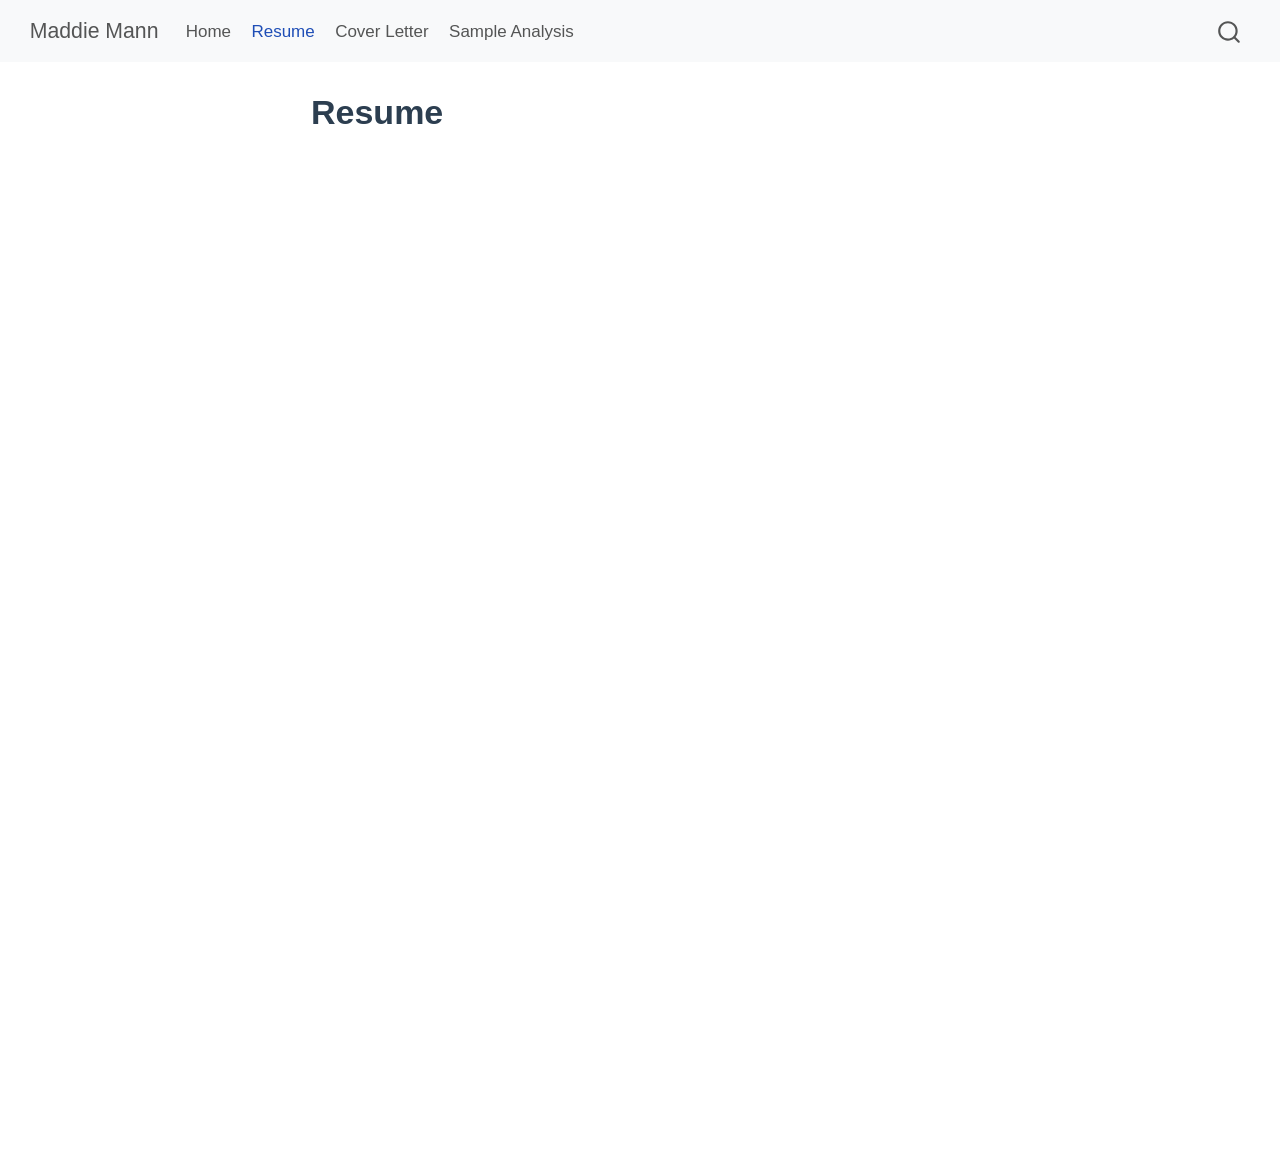
<file: resume.html>
<!DOCTYPE html>
<html xmlns="http://www.w3.org/1999/xhtml" lang="en" xml:lang="en"><head>

<meta charset="utf-8">
<meta name="generator" content="quarto-1.9.37">

<meta name="viewport" content="width=device-width, initial-scale=1.0, user-scalable=yes">


<title>Resume – Maddie Mann</title>
<style>
/* Default styles provided by pandoc.
** See https://pandoc.org/MANUAL.html#variables-for-html for config info.
*/
code{white-space: pre-wrap;}
span.smallcaps{font-variant: small-caps;}
div.columns{display: flex; gap: min(4vw, 1.5em);}
div.column{flex: auto; overflow-x: auto;}
div.hanging-indent{margin-left: 1.5em; text-indent: -1.5em;}
ul.task-list{list-style: none;}
ul.task-list li input[type="checkbox"] {
  width: 0.8em;
  margin: 0 0.8em 0.2em -1em; /* quarto-specific, see https://github.com/quarto-dev/quarto-cli/issues/4556 */ 
  vertical-align: middle;
}
</style>


<script src="site_libs/quarto-nav/quarto-nav.js"></script>
<script src="site_libs/quarto-nav/headroom.min.js"></script>
<script src="site_libs/clipboard/clipboard.min.js"></script>
<script src="site_libs/quarto-search/autocomplete.umd.js"></script>
<script src="site_libs/quarto-search/fuse.min.js"></script>
<script src="site_libs/quarto-search/quarto-search.js"></script>
<meta name="quarto:offset" content="./">
<script src="site_libs/quarto-html/quarto.js" type="module"></script>
<script src="site_libs/quarto-html/tabsets/tabsets.js" type="module"></script>
<script src="site_libs/quarto-html/popper.min.js"></script>
<script src="site_libs/quarto-html/tippy.umd.min.js"></script>
<script src="site_libs/quarto-html/anchor.min.js"></script>
<link href="site_libs/quarto-html/tippy.css" rel="stylesheet">
<link href="site_libs/quarto-html/quarto-syntax-highlighting-7f8f88aac4f3542376d5c11b86a4c14d.css" rel="stylesheet" id="quarto-text-highlighting-styles">
<script src="site_libs/bootstrap/bootstrap.min.js"></script>
<link href="site_libs/bootstrap/bootstrap-icons.css" rel="stylesheet">
<link href="site_libs/bootstrap/bootstrap-158031087360bce0ff56dc785ce39e06.min.css" rel="stylesheet" append-hash="true" id="quarto-bootstrap" data-mode="light">
<script id="quarto-search-options" type="application/json">{
  "location": "navbar",
  "copy-button": false,
  "collapse-after": 3,
  "panel-placement": "end",
  "type": "overlay",
  "limit": 50,
  "keyboard-shortcut": [
    "f",
    "/",
    "s"
  ],
  "show-item-context": false,
  "language": {
    "search-no-results-text": "No results",
    "search-matching-documents-text": "matching documents",
    "search-copy-link-title": "Copy link to search",
    "search-hide-matches-text": "Hide additional matches",
    "search-more-match-text": "more match in this document",
    "search-more-matches-text": "more matches in this document",
    "search-clear-button-title": "Clear",
    "search-text-placeholder": "",
    "search-detached-cancel-button-title": "Cancel",
    "search-submit-button-title": "Submit",
    "search-label": "Search"
  }
}</script>


<link rel="stylesheet" href="styles.css">
</head>

<body class="nav-fixed quarto-light">

<div id="quarto-search-results"></div>
  <header id="quarto-header" class="headroom fixed-top">
    <nav class="navbar navbar-expand-lg " data-bs-theme="dark">
      <div class="navbar-container container-fluid">
      <div class="navbar-brand-container mx-auto">
    <a class="navbar-brand" href="./index.html">
    <span class="navbar-title">Maddie Mann</span>
    </a>
  </div>
            <div id="quarto-search" class="" title="Search"></div>
          <button class="navbar-toggler" type="button" data-bs-toggle="collapse" data-bs-target="#navbarCollapse" aria-controls="navbarCollapse" role="menu" aria-expanded="false" aria-label="Toggle navigation" onclick="if (window.quartoToggleHeadroom) { window.quartoToggleHeadroom(); }">
  <span class="navbar-toggler-icon"></span>
</button>
          <div class="collapse navbar-collapse" id="navbarCollapse">
            <ul class="navbar-nav navbar-nav-scroll me-auto">
  <li class="nav-item">
    <a class="nav-link" href="./index.html"> 
<span class="menu-text">Home</span></a>
  </li>  
  <li class="nav-item">
    <a class="nav-link active" href="./resume.html" aria-current="page"> 
<span class="menu-text">Resume</span></a>
  </li>  
  <li class="nav-item">
    <a class="nav-link" href="./cover-letter.html"> 
<span class="menu-text">Cover Letter</span></a>
  </li>  
  <li class="nav-item">
    <a class="nav-link" href="./analysis2.html"> 
<span class="menu-text">Sample Analysis</span></a>
  </li>  
</ul>
          </div> <!-- /navcollapse -->
            <div class="quarto-navbar-tools">
</div>
      </div> <!-- /container-fluid -->
    </nav>
</header>
<!-- content -->
<div id="quarto-content" class="quarto-container page-columns page-rows-contents page-layout-article page-navbar">
<!-- sidebar -->
<!-- margin-sidebar -->
    <div id="quarto-margin-sidebar" class="sidebar margin-sidebar zindex-bottom">
        
    </div>
<!-- main -->
<main class="content" id="quarto-document-content">

<header id="title-block-header" class="quarto-title-block default">
<div class="quarto-title">
<h1 class="title">Resume</h1>
</div>



<div class="quarto-title-meta">

    
  
    
  </div>
  


</header>


<iframe src="files/resume.pdf" width="100%" height="900px">
</iframe>



</main> <!-- /main -->
<script id="quarto-html-after-body" type="application/javascript">
  window.document.addEventListener("DOMContentLoaded", function (event) {
    const icon = "";
    const anchorJS = new window.AnchorJS();
    anchorJS.options = {
      placement: 'right',
      icon: icon
    };
    anchorJS.add('.anchored');
    const isCodeAnnotation = (el) => {
      for (const clz of el.classList) {
        if (clz.startsWith('code-annotation-')) {                     
          return true;
        }
      }
      return false;
    }
    const onCopySuccess = function(e) {
      // button target
      const button = e.trigger;
      // don't keep focus
      button.blur();
      // flash "checked"
      button.classList.add('code-copy-button-checked');
      var currentTitle = button.getAttribute("title");
      button.setAttribute("title", "Copied!");
      let tooltip;
      if (window.bootstrap) {
        button.setAttribute("data-bs-toggle", "tooltip");
        button.setAttribute("data-bs-placement", "left");
        button.setAttribute("data-bs-title", "Copied!");
        tooltip = new bootstrap.Tooltip(button, 
          { trigger: "manual", 
            customClass: "code-copy-button-tooltip",
            offset: [0, -8]});
        tooltip.show();    
      }
      setTimeout(function() {
        if (tooltip) {
          tooltip.hide();
          button.removeAttribute("data-bs-title");
          button.removeAttribute("data-bs-toggle");
          button.removeAttribute("data-bs-placement");
        }
        button.setAttribute("title", currentTitle);
        button.classList.remove('code-copy-button-checked');
      }, 1000);
      // clear code selection
      e.clearSelection();
    }
    const getTextToCopy = function(trigger) {
      const outerScaffold = trigger.parentElement.cloneNode(true);
      const codeEl = outerScaffold.querySelector('code');
      for (const childEl of codeEl.children) {
        if (isCodeAnnotation(childEl)) {
          childEl.remove();
        }
      }
      return codeEl.innerText;
    }
    const clipboard = new window.ClipboardJS('.code-copy-button:not([data-in-quarto-modal])', {
      text: getTextToCopy
    });
    clipboard.on('success', onCopySuccess);
    if (window.document.getElementById('quarto-embedded-source-code-modal')) {
      const clipboardModal = new window.ClipboardJS('.code-copy-button[data-in-quarto-modal]', {
        text: getTextToCopy,
        container: window.document.getElementById('quarto-embedded-source-code-modal')
      });
      clipboardModal.on('success', onCopySuccess);
    }
      var localhostRegex = new RegExp(/^(?:http|https):\/\/localhost\:?[0-9]*\//);
      var mailtoRegex = new RegExp(/^mailto:/);
        var filterRegex = new RegExp("https:\/\/maddiemann\.github\.io\/maddie-website\/");
      var isInternal = (href) => {
          return filterRegex.test(href) || localhostRegex.test(href) || mailtoRegex.test(href);
      }
      // Inspect non-navigation links and adorn them if external
     var links = window.document.querySelectorAll('a[href]:not(.nav-link):not(.navbar-brand):not(.toc-action):not(.sidebar-link):not(.sidebar-item-toggle):not(.pagination-link):not(.no-external):not([aria-hidden]):not(.dropdown-item):not(.quarto-navigation-tool):not(.about-link)');
      for (var i=0; i<links.length; i++) {
        const link = links[i];
        if (!isInternal(link.href)) {
          // undo the damage that might have been done by quarto-nav.js in the case of
          // links that we want to consider external
          if (link.dataset.originalHref !== undefined) {
            link.href = link.dataset.originalHref;
          }
        }
      }
    function tippyHover(el, contentFn, onTriggerFn, onUntriggerFn) {
      const config = {
        allowHTML: true,
        maxWidth: 500,
        delay: 100,
        arrow: false,
        appendTo: function(el) {
            return el.parentElement;
        },
        interactive: true,
        interactiveBorder: 10,
        theme: 'quarto',
        placement: 'bottom-start',
      };
      if (contentFn) {
        config.content = contentFn;
      }
      if (onTriggerFn) {
        config.onTrigger = onTriggerFn;
      }
      if (onUntriggerFn) {
        config.onUntrigger = onUntriggerFn;
      }
      window.tippy(el, config); 
    }
    const noterefs = window.document.querySelectorAll('a[role="doc-noteref"]');
    for (var i=0; i<noterefs.length; i++) {
      const ref = noterefs[i];
      tippyHover(ref, function() {
        // use id or data attribute instead here
        let href = ref.getAttribute('data-footnote-href') || ref.getAttribute('href');
        try { href = new URL(href).hash; } catch {}
        const id = href.replace(/^#\/?/, "");
        const note = window.document.getElementById(id);
        if (note) {
          return note.innerHTML;
        } else {
          return "";
        }
      });
    }
    const xrefs = window.document.querySelectorAll('a.quarto-xref');
    const processXRef = (id, note) => {
      // Strip column container classes
      const stripColumnClz = (el) => {
        el.classList.remove("page-full", "page-columns");
        if (el.children) {
          for (const child of el.children) {
            stripColumnClz(child);
          }
        }
      }
      stripColumnClz(note)
      if (id === null || id.startsWith('sec-')) {
        // Special case sections, only their first couple elements
        const container = document.createElement("div");
        if (note.children && note.children.length > 2) {
          container.appendChild(note.children[0].cloneNode(true));
          for (let i = 1; i < note.children.length; i++) {
            const child = note.children[i];
            if (child.tagName === "P" && child.innerText === "") {
              continue;
            } else {
              container.appendChild(child.cloneNode(true));
              break;
            }
          }
          if (window.Quarto?.typesetMath) {
            window.Quarto.typesetMath(container);
          }
          return container.innerHTML
        } else {
          if (window.Quarto?.typesetMath) {
            window.Quarto.typesetMath(note);
          }
          return note.innerHTML;
        }
      } else {
        // Remove any anchor links if they are present
        const anchorLink = note.querySelector('a.anchorjs-link');
        if (anchorLink) {
          anchorLink.remove();
        }
        if (window.Quarto?.typesetMath) {
          window.Quarto.typesetMath(note);
        }
        if (note.classList.contains("callout")) {
          return note.outerHTML;
        } else {
          return note.innerHTML;
        }
      }
    }
    for (var i=0; i<xrefs.length; i++) {
      const xref = xrefs[i];
      tippyHover(xref, undefined, function(instance) {
        instance.disable();
        let url = xref.getAttribute('href');
        let hash = undefined; 
        if (url.startsWith('#')) {
          hash = url;
        } else {
          try { hash = new URL(url).hash; } catch {}
        }
        if (hash) {
          const id = hash.replace(/^#\/?/, "");
          const note = window.document.getElementById(id);
          if (note !== null) {
            try {
              const html = processXRef(id, note.cloneNode(true));
              instance.setContent(html);
            } finally {
              instance.enable();
              instance.show();
            }
          } else {
            // See if we can fetch this
            fetch(url.split('#')[0])
            .then(res => res.text())
            .then(html => {
              const parser = new DOMParser();
              const htmlDoc = parser.parseFromString(html, "text/html");
              const note = htmlDoc.getElementById(id);
              if (note !== null) {
                const html = processXRef(id, note);
                instance.setContent(html);
              } 
            }).finally(() => {
              instance.enable();
              instance.show();
            });
          }
        } else {
          // See if we can fetch a full url (with no hash to target)
          // This is a special case and we should probably do some content thinning / targeting
          fetch(url)
          .then(res => res.text())
          .then(html => {
            const parser = new DOMParser();
            const htmlDoc = parser.parseFromString(html, "text/html");
            const note = htmlDoc.querySelector('main.content');
            if (note !== null) {
              // This should only happen for chapter cross references
              // (since there is no id in the URL)
              // remove the first header
              if (note.children.length > 0 && note.children[0].tagName === "HEADER") {
                note.children[0].remove();
              }
              const html = processXRef(null, note);
              instance.setContent(html);
            } 
          }).finally(() => {
            instance.enable();
            instance.show();
          });
        }
      }, function(instance) {
      });
    }
        let selectedAnnoteEl;
        const selectorForAnnotation = ( cell, annotation) => {
          let cellAttr = 'data-code-cell="' + cell + '"';
          let lineAttr = 'data-code-annotation="' +  annotation + '"';
          const selector = 'span[' + cellAttr + '][' + lineAttr + ']';
          return selector;
        }
        const selectCodeLines = (annoteEl) => {
          const doc = window.document;
          const targetCell = annoteEl.getAttribute("data-target-cell");
          const targetAnnotation = annoteEl.getAttribute("data-target-annotation");
          const annoteSpan = window.document.querySelector(selectorForAnnotation(targetCell, targetAnnotation));
          const lines = annoteSpan.getAttribute("data-code-lines").split(",");
          const lineIds = lines.map((line) => {
            return targetCell + "-" + line;
          })
          let top = null;
          let height = null;
          let parent = null;
          if (lineIds.length > 0) {
              //compute the position of the single el (top and bottom and make a div)
              const el = window.document.getElementById(lineIds[0]);
              top = el.offsetTop;
              height = el.offsetHeight;
              parent = el.parentElement.parentElement;
            if (lineIds.length > 1) {
              const lastEl = window.document.getElementById(lineIds[lineIds.length - 1]);
              const bottom = lastEl.offsetTop + lastEl.offsetHeight;
              height = bottom - top;
            }
            if (top !== null && height !== null && parent !== null) {
              // cook up a div (if necessary) and position it 
              let div = window.document.getElementById("code-annotation-line-highlight");
              if (div === null) {
                div = window.document.createElement("div");
                div.setAttribute("id", "code-annotation-line-highlight");
                div.style.position = 'absolute';
                parent.appendChild(div);
              }
              div.style.top = top - 2 + "px";
              div.style.height = height + 4 + "px";
              div.style.left = 0;
              let gutterDiv = window.document.getElementById("code-annotation-line-highlight-gutter");
              if (gutterDiv === null) {
                gutterDiv = window.document.createElement("div");
                gutterDiv.setAttribute("id", "code-annotation-line-highlight-gutter");
                gutterDiv.style.position = 'absolute';
                const codeCell = window.document.getElementById(targetCell);
                const gutter = codeCell.querySelector('.code-annotation-gutter');
                gutter.appendChild(gutterDiv);
              }
              gutterDiv.style.top = top - 2 + "px";
              gutterDiv.style.height = height + 4 + "px";
            }
            selectedAnnoteEl = annoteEl;
          }
        };
        const unselectCodeLines = () => {
          const elementsIds = ["code-annotation-line-highlight", "code-annotation-line-highlight-gutter"];
          elementsIds.forEach((elId) => {
            const div = window.document.getElementById(elId);
            if (div) {
              div.remove();
            }
          });
          selectedAnnoteEl = undefined;
        };
          // Handle positioning of the toggle
      window.addEventListener(
        "resize",
        throttle(() => {
          elRect = undefined;
          if (selectedAnnoteEl) {
            selectCodeLines(selectedAnnoteEl);
          }
        }, 10)
      );
      function throttle(fn, ms) {
      let throttle = false;
      let timer;
        return (...args) => {
          if(!throttle) { // first call gets through
              fn.apply(this, args);
              throttle = true;
          } else { // all the others get throttled
              if(timer) clearTimeout(timer); // cancel #2
              timer = setTimeout(() => {
                fn.apply(this, args);
                timer = throttle = false;
              }, ms);
          }
        };
      }
        // Attach click handler to the DT
        const annoteDls = window.document.querySelectorAll('dt[data-target-cell]');
        for (const annoteDlNode of annoteDls) {
          annoteDlNode.addEventListener('click', (event) => {
            const clickedEl = event.target;
            if (clickedEl !== selectedAnnoteEl) {
              unselectCodeLines();
              const activeEl = window.document.querySelector('dt[data-target-cell].code-annotation-active');
              if (activeEl) {
                activeEl.classList.remove('code-annotation-active');
              }
              selectCodeLines(clickedEl);
              clickedEl.classList.add('code-annotation-active');
            } else {
              // Unselect the line
              unselectCodeLines();
              clickedEl.classList.remove('code-annotation-active');
            }
          });
        }
    const findCites = (el) => {
      const parentEl = el.parentElement;
      if (parentEl) {
        const cites = parentEl.dataset.cites;
        if (cites) {
          return {
            el,
            cites: cites.split(' ')
          };
        } else {
          return findCites(el.parentElement)
        }
      } else {
        return undefined;
      }
    };
    var bibliorefs = window.document.querySelectorAll('a[role="doc-biblioref"]');
    for (var i=0; i<bibliorefs.length; i++) {
      const ref = bibliorefs[i];
      const citeInfo = findCites(ref);
      if (citeInfo) {
        tippyHover(citeInfo.el, function() {
          var popup = window.document.createElement('div');
          citeInfo.cites.forEach(function(cite) {
            var citeDiv = window.document.createElement('div');
            citeDiv.classList.add('hanging-indent');
            citeDiv.classList.add('csl-entry');
            var biblioDiv = window.document.getElementById('ref-' + cite);
            if (biblioDiv) {
              citeDiv.innerHTML = biblioDiv.innerHTML;
            }
            popup.appendChild(citeDiv);
          });
          return popup.innerHTML;
        });
      }
    }
  });
  </script>
</div> <!-- /content -->




</body></html>
</file>
<file: site_libs/quarto-html/tippy.css>
.tippy-box[data-animation=fade][data-state=hidden]{opacity:0}[data-tippy-root]{max-width:calc(100vw - 10px)}.tippy-box{position:relative;background-color:#333;color:#fff;border-radius:4px;font-size:14px;line-height:1.4;white-space:normal;outline:0;transition-property:transform,visibility,opacity}.tippy-box[data-placement^=top]>.tippy-arrow{bottom:0}.tippy-box[data-placement^=top]>.tippy-arrow:before{bottom:-7px;left:0;border-width:8px 8px 0;border-top-color:initial;transform-origin:center top}.tippy-box[data-placement^=bottom]>.tippy-arrow{top:0}.tippy-box[data-placement^=bottom]>.tippy-arrow:before{top:-7px;left:0;border-width:0 8px 8px;border-bottom-color:initial;transform-origin:center bottom}.tippy-box[data-placement^=left]>.tippy-arrow{right:0}.tippy-box[data-placement^=left]>.tippy-arrow:before{border-width:8px 0 8px 8px;border-left-color:initial;right:-7px;transform-origin:center left}.tippy-box[data-placement^=right]>.tippy-arrow{left:0}.tippy-box[data-placement^=right]>.tippy-arrow:before{left:-7px;border-width:8px 8px 8px 0;border-right-color:initial;transform-origin:center right}.tippy-box[data-inertia][data-state=visible]{transition-timing-function:cubic-bezier(.54,1.5,.38,1.11)}.tippy-arrow{width:16px;height:16px;color:#333}.tippy-arrow:before{content:"";position:absolute;border-color:transparent;border-style:solid}.tippy-content{position:relative;padding:5px 9px;z-index:1}
</file>
<file: site_libs/quarto-html/quarto-syntax-highlighting-7f8f88aac4f3542376d5c11b86a4c14d.css>
/* quarto syntax highlight colors */
:root {
  --quarto-hl-ot-color: #003B4F;
  --quarto-hl-at-color: #657422;
  --quarto-hl-ss-color: #20794D;
  --quarto-hl-an-color: #5E5E5E;
  --quarto-hl-fu-color: #4758AB;
  --quarto-hl-st-color: #20794D;
  --quarto-hl-cf-color: #003B4F;
  --quarto-hl-op-color: #5E5E5E;
  --quarto-hl-er-color: #AD0000;
  --quarto-hl-bn-color: #AD0000;
  --quarto-hl-al-color: #AD0000;
  --quarto-hl-va-color: #111111;
  --quarto-hl-bu-color: inherit;
  --quarto-hl-ex-color: inherit;
  --quarto-hl-pp-color: #AD0000;
  --quarto-hl-in-color: #5E5E5E;
  --quarto-hl-vs-color: #20794D;
  --quarto-hl-wa-color: #5E5E5E;
  --quarto-hl-do-color: #5E5E5E;
  --quarto-hl-im-color: #00769E;
  --quarto-hl-ch-color: #20794D;
  --quarto-hl-dt-color: #AD0000;
  --quarto-hl-fl-color: #AD0000;
  --quarto-hl-co-color: #5E5E5E;
  --quarto-hl-cv-color: #5E5E5E;
  --quarto-hl-cn-color: #8f5902;
  --quarto-hl-sc-color: #5E5E5E;
  --quarto-hl-dv-color: #AD0000;
  --quarto-hl-kw-color: #003B4F;
}

/* other quarto variables */
:root {
  --quarto-font-monospace: SFMono-Regular, Menlo, Monaco, Consolas, "Liberation Mono", "Courier New", monospace;
}

/* syntax highlight based on Pandoc's rules */
pre > code.sourceCode > span {
  color: #003B4F;
}

code.sourceCode > span {
  color: #003B4F;
}

div.sourceCode,
div.sourceCode pre.sourceCode {
  color: #003B4F;
}

/* Normal */
code span {
  color: #003B4F;
}

/* Alert */
code span.al {
  color: #AD0000;
  font-style: inherit;
}

/* Annotation */
code span.an {
  color: #5E5E5E;
  font-style: inherit;
}

/* Attribute */
code span.at {
  color: #657422;
  font-style: inherit;
}

/* BaseN */
code span.bn {
  color: #AD0000;
  font-style: inherit;
}

/* BuiltIn */
code span.bu {
  font-style: inherit;
}

/* ControlFlow */
code span.cf {
  color: #003B4F;
  font-weight: bold;
  font-style: inherit;
}

/* Char */
code span.ch {
  color: #20794D;
  font-style: inherit;
}

/* Constant */
code span.cn {
  color: #8f5902;
  font-style: inherit;
}

/* Comment */
code span.co {
  color: #5E5E5E;
  font-style: inherit;
}

/* CommentVar */
code span.cv {
  color: #5E5E5E;
  font-style: italic;
}

/* Documentation */
code span.do {
  color: #5E5E5E;
  font-style: italic;
}

/* DataType */
code span.dt {
  color: #AD0000;
  font-style: inherit;
}

/* DecVal */
code span.dv {
  color: #AD0000;
  font-style: inherit;
}

/* Error */
code span.er {
  color: #AD0000;
  font-style: inherit;
}

/* Extension */
code span.ex {
  font-style: inherit;
}

/* Float */
code span.fl {
  color: #AD0000;
  font-style: inherit;
}

/* Function */
code span.fu {
  color: #4758AB;
  font-style: inherit;
}

/* Import */
code span.im {
  color: #00769E;
  font-style: inherit;
}

/* Information */
code span.in {
  color: #5E5E5E;
  font-style: inherit;
}

/* Keyword */
code span.kw {
  color: #003B4F;
  font-weight: bold;
  font-style: inherit;
}

/* Operator */
code span.op {
  color: #5E5E5E;
  font-style: inherit;
}

/* Other */
code span.ot {
  color: #003B4F;
  font-style: inherit;
}

/* Preprocessor */
code span.pp {
  color: #AD0000;
  font-style: inherit;
}

/* SpecialChar */
code span.sc {
  color: #5E5E5E;
  font-style: inherit;
}

/* SpecialString */
code span.ss {
  color: #20794D;
  font-style: inherit;
}

/* String */
code span.st {
  color: #20794D;
  font-style: inherit;
}

/* Variable */
code span.va {
  color: #111111;
  font-style: inherit;
}

/* VerbatimString */
code span.vs {
  color: #20794D;
  font-style: inherit;
}

/* Warning */
code span.wa {
  color: #5E5E5E;
  font-style: italic;
}

.prevent-inlining {
  content: "</";
}

/*# sourceMappingURL=789ad8cd35626ba772517505b42a116e.css.map */
</file>
<file: styles.css>
/* css styles */
body {
    font-family: Arial, sans-serif;
    max-width: 900px;
    margin: auto;
    line-height: 1.6;
}

h1 {
    color: #2c3e50;
}
</file>
